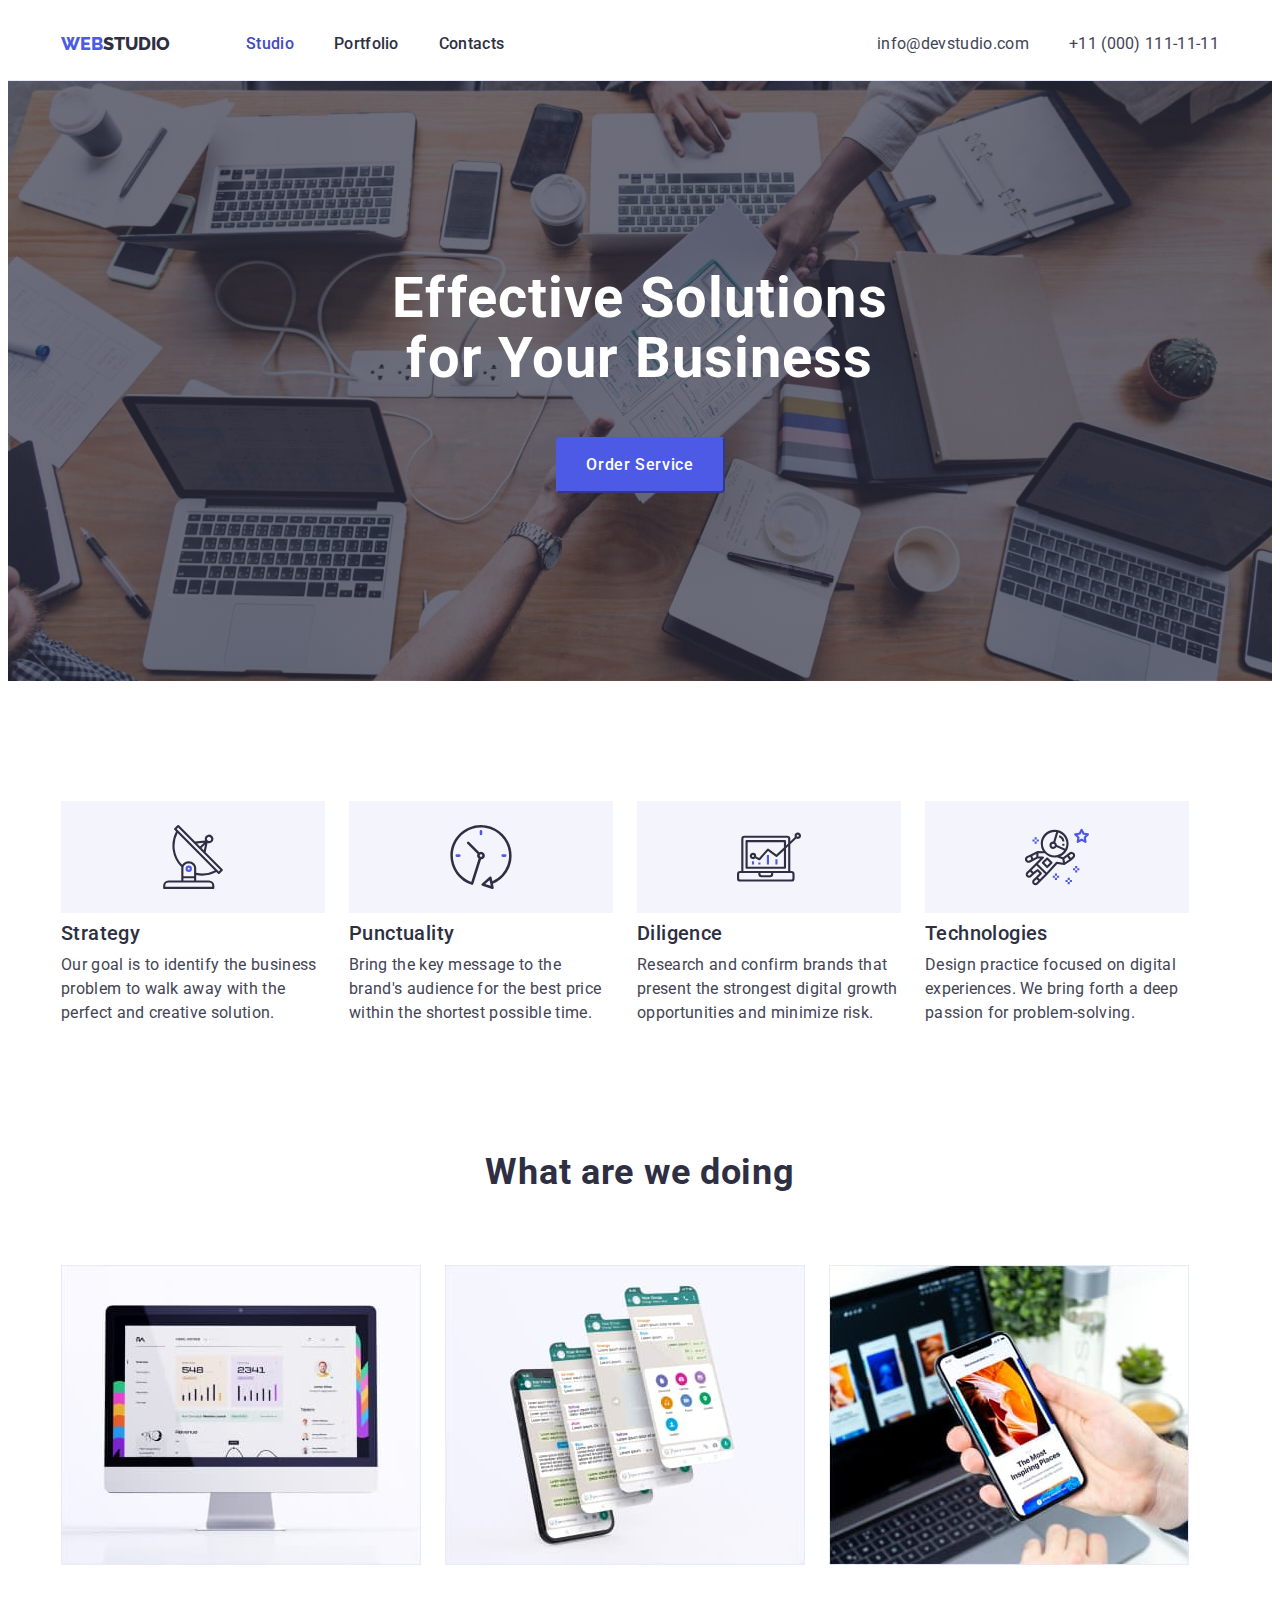
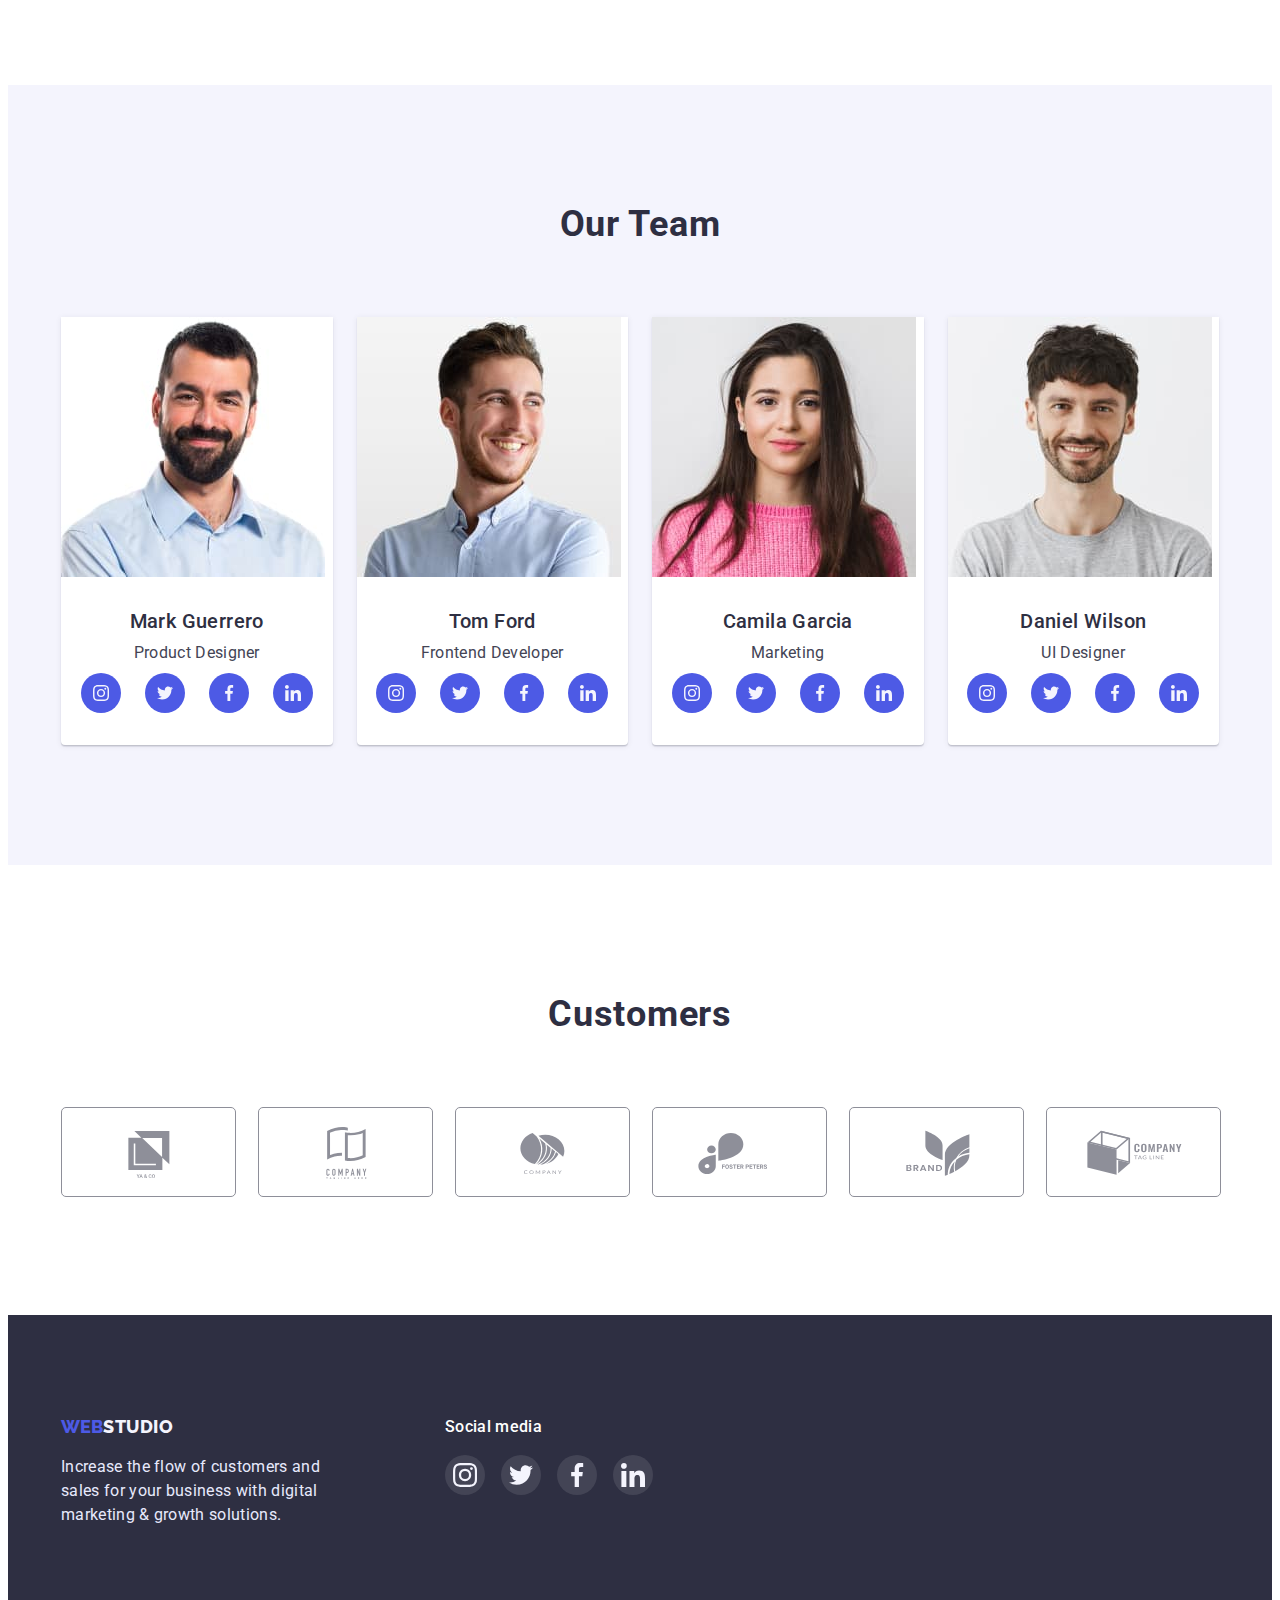
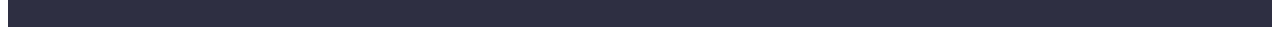
<file: index.html>
<!DOCTYPE html>
<html lang="en">
  <head>
    <meta charset="UTF-8" />
    <meta http-equiv="X-UA-Compatible" content="IE=edge" />
    <meta name="viewport" content="width=device-width, initial-scale=1.0" />
    <title>Studio</title>
    <link rel="preconnect" href="https://fonts.googleapis.com" />
    <link rel="preconnect" href="https://fonts.gstatic.com" crossorigin />
    <link
      href="https://fonts.googleapis.com/css2?family=Raleway:wght@800&family=Roboto:wght@400;500;700;900&display=swap"
      rel="stylesheet"
    />
    <link
      rel="stylesheet"
      href="https://cdnjs.cloudflare.com/ajax/libs/modern-normalize/1.1.0/modern-normalize.min.css"
      integrity="sha512-wpPYUAdjBVSE4KJnH1VR1HeZfpl1ub8YT/NKx4PuQ5NmX2tKuGu6U/JRp5y+Y8XG2tV+wKQpNHVUX03MfMFn9Q=="
      crossorigin="anonymous"
      referrerpolicy="no-referrer"
    />
    <link rel="stylesheet" href="./css/style.css" />
  </head>
  <body>
    <header class="header">
      <div class="container header-container">
        <nav class="header-navigation">
          <!--Logo-->
          <a class="header-logo" href="./index.html"
            >WEB<span class="header-logo-link">STUDIO</span></a
          >
          <!--Navigation-->
          <ul class="header-list">
            <li class="header-item list">
              <a class="header-link current link" href="./index.html">Studio</a>
            </li>
            <li class="header-item list">
              <a class="header-link link" href="./portfolio.html">Portfolio</a>
            </li>
            <li class="header-item list">
              <a class="header-link link" href="">Contacts</a>
            </li>
          </ul>
        </nav>
        <address>
          <ul class="header-address list">
            <li>
              <a
                class="header-address-item link"
                href="mailto:info@devstudio.com"
                >info@devstudio.com</a
              >
            </li>
            <li>
              <a class="header-address-item link" href="tel:+110001111111"
                >+11 (000) 111-11-11</a
              >
            </li>
          </ul>
        </address>
      </div>
    </header>

    <main>
      <!--Hero section 1-->
      <section class="hero">
        <div class="container">
          <h1 class="hero-title">Effective Solutions for Your Business</h1>
          <button class="hero-button" type="button">Order Service</button>
        </div>
      </section>

      <!--Section 2-->
      <section class="values">
        <div class="container">
          <h2 class="values-title visually-hidden">Values</h2>
          <ul class="values-list list">
            <li class="values-item">
              <div class="values-block-icon">
                <svg class="values-item-icons" width="64" height="64">
                  <use href="./images/icons.svg#icon-antenna"></use>
                </svg>
              </div>
              <h3 class="values-subtitle">Strategy</h3>
              <p class="values-text">
                Our goal is to identify the business problem to walk away with
                the perfect and creative solution.
              </p>
            </li>
            <li class="values-item">
              <div class="values-block-icon">
                <svg class="values-item-icons" width="64" height="64">
                  <use href="./images/icons.svg#icon-clock"></use>
                </svg>
              </div>
              <h3 class="values-subtitle">Punctuality</h3>
              <p class="values-text">
                Bring the key message to the brand's audience for the best price
                within the shortest possible time.
              </p>
            </li>
            <li class="values-item">
              <div class="values-block-icon">
                <svg class="values-item-icons" width="64" height="64">
                  <use href="./images/icons.svg#icon-diagram"></use>
                </svg>
              </div>
              <h3 class="values-subtitle">Diligence</h3>
              <p class="values-text">
                Research and confirm brands that present the strongest digital
                growth opportunities and minimize risk.
              </p>
            </li>
            <li class="values-item">
              <div class="values-block-icon">
                <svg class="values-item-icons" width="64" height="64">
                  <use href="./images/icons.svg#icon-astronaut"></use>
                </svg>
              </div>
              <h3 class="values-subtitle">Technologies</h3>
              <p class="values-text">
                Design practice focused on digital experiences. We bring forth a
                deep passion for problem-solving.
              </p>
            </li>
          </ul>
        </div>
      </section>

      <!--Section 3-->
      <section class="doing">
        <div class="container">
          <h2 class="doing-title">What are we doing</h2>
          <ul class="doing-list list">
            <li class="doing-item">
              <img src="./images/rectangle1.jpg" alt="monitor" width="360" />
            </li>
            <li class="doing-item">
              <img src="./images/rectangle2.jpg" alt="mobiles" width="360" />
            </li>
            <li class="doing-item">
              <img
                src="./images/rectangle3.jpg"
                alt="mobile in hand"
                width="360"
              />
            </li>
          </ul>
        </div>
      </section>

      <!--Section 4-->
      <section class="team">
        <div class="container">
          <h2 class="team-title">Our Team</h2>
          <ul class="team-list list">
            <li class="team-item">
              <img
                src="./images/markguerrero.jpg"
                alt="Mark Guerrero"
                width="264"
              />
              <div class="team-item-wrap">
                <h3 class="team-subtitle">Mark Guerrero</h3>
                <p class="team-text">Product Designer</p>
                <ul class="team-soc-list list">
                  <li class="team-soc-item">
                    <a class="team-soc-link link" href>
                      <svg class="team-soc-icon" width="16" height="16">
                        <use href="./images/icons.svg#icon-instagram"></use>
                      </svg>
                    </a>
                  </li>
                  <li class="team-soc-item">
                    <a class="team-soc-link link" href>
                      <svg class="team-soc-icon" width="16" height="16">
                        <use href="./images/icons.svg#icon-twitter"></use>
                      </svg>
                    </a>
                  </li>
                  <li class="team-soc-item">
                    <a class="team-soc-link link" href>
                      <svg class="team-soc-icon" width="16" height="16">
                        <use href="./images/icons.svg#icon-facebook"></use>
                      </svg>
                    </a>
                  </li>
                  <li class="team-soc-item">
                    <a class="team-soc-link link" href>
                      <svg class="team-soc-icon" width="16" height="16">
                        <use href="./images/icons.svg#icon-linkedin"></use>
                      </svg>
                    </a>
                  </li>
                </ul>
              </div>
            </li>
            <li class="team-item">
              <img src="./images/tomford.jpg" alt="Tom Ford" width="264" />
              <div class="team-item-wrap">
                <h3 class="team-subtitle">Tom Ford</h3>
                <p class="team-text">Frontend Developer</p>
                <ul class="team-soc-list list">
                  <li class="team-soc-item">
                    <a class="team-soc-link link" href>
                      <svg class="team-soc-icon" width="16" height="16">
                        <use href="./images/icons.svg#icon-instagram"></use>
                      </svg>
                    </a>
                  </li>
                  <li class="team-soc-item">
                    <a class="team-soc-link link" href>
                      <svg class="team-soc-icon" width="16" height="16">
                        <use href="./images/icons.svg#icon-twitter"></use>
                      </svg>
                    </a>
                  </li>
                  <li class="team-soc-item">
                    <a class="team-soc-link link" href>
                      <svg class="team-soc-icon" width="16" height="16">
                        <use href="./images/icons.svg#icon-facebook"></use>
                      </svg>
                    </a>
                  </li>
                  <li class="team-soc-item">
                    <a class="team-soc-link link" href>
                      <svg class="team-soc-icon" width="16" height="16">
                        <use href="./images/icons.svg#icon-linkedin"></use>
                      </svg>
                    </a>
                  </li>
                </ul>
              </div>
            </li>
            <li class="team-item">
              <img
                src="./images/camilagarcia.jpg"
                alt="Camila Garcia"
                width="264"
              />
              <div class="team-item-wrap">
                <h3 class="team-subtitle">Camila Garcia</h3>
                <p class="team-text">Marketing</p>
                <ul class="team-soc-list list">
                  <li class="team-soc-item">
                    <a class="team-soc-link link" href>
                      <svg class="team-soc-icon" width="16" height="16">
                        <use href="./images/icons.svg#icon-instagram"></use>
                      </svg>
                    </a>
                  </li>
                  <li class="team-soc-item">
                    <a class="team-soc-link link" href>
                      <svg class="team-soc-icon" width="16" height="16">
                        <use href="./images/icons.svg#icon-twitter"></use>
                      </svg>
                    </a>
                  </li>
                  <li class="team-soc-item">
                    <a class="team-soc-link link" href>
                      <svg class="team-soc-icon" width="16" height="16">
                        <use href="./images/icons.svg#icon-facebook"></use>
                      </svg>
                    </a>
                  </li>
                  <li class="team-soc-item">
                    <a class="team-soc-link link" href>
                      <svg class="team-soc-icon" width="16" height="16">
                        <use href="./images/icons.svg#icon-linkedin"></use>
                      </svg>
                    </a>
                  </li>
                </ul>
              </div>
            </li>
            <li class="team-item">
              <img
                src="./images/danielwilson.jpg"
                alt="Daniel Wilson"
                width="264"
              />
              <div class="team-item-wrap">
                <h3 class="team-subtitle">Daniel Wilson</h3>
                <p class="team-text">UI Designer</p>
                <ul class="team-soc-list list">
                  <li class="team-soc-item">
                    <a class="team-soc-link link" href>
                      <svg class="team-soc-icon" width="16" height="16">
                        <use href="./images/icons.svg#icon-instagram"></use>
                      </svg>
                    </a>
                  </li>
                  <li class="team-soc-item">
                    <a class="team-soc-link link" href>
                      <svg class="team-soc-icon" width="16" height="16">
                        <use href="./images/icons.svg#icon-twitter"></use>
                      </svg>
                    </a>
                  </li>
                  <li class="team-soc-item">
                    <a class="team-soc-link link" href>
                      <svg class="team-soc-icon" width="16" height="16">
                        <use href="./images/icons.svg#icon-facebook"></use>
                      </svg>
                    </a>
                  </li>
                  <li class="team-soc-item">
                    <a class="team-soc-link link" href>
                      <svg class="team-soc-icon" width="16" height="16">
                        <use href="./images/icons.svg#icon-linkedin"></use>
                      </svg>
                    </a>
                  </li>
                </ul>
              </div>
            </li>
          </ul>
        </div>
      </section>

      <!--Section 5-->
      <section class="customers">
        <div class="container">
          <h2 class="customers-title">Customers</h2>
          <ul class="customers-list list">
            <li class="customers-item">
              <a class="customers-link link" href>
                <svg class="customers-icon" width="104" height="56">
                  <use href="images/icons.svg#icon-Logo1"></use>
                </svg>
              </a>
            </li>
            <li class="customers-item">
              <a class="customers-link link" href>
                <svg class="customers-icon" width="104" height="56">
                  <use href="images/icons.svg#icon-Logo2"></use>
                </svg>
              </a>
            </li>
            <li class="customers-item">
              <a class="customers-link link" href>
                <svg class="customers-icon" width="104" height="56">
                  <use href="images/icons.svg#icon-Logo3"></use>
                </svg>
              </a>
            </li>
            <li class="customers-item">
              <a class="customers-link link" href>
                <svg class="customers-icon" width="104" height="56">
                  <use href="images/icons.svg#icon-Logo4"></use>
                </svg>
              </a>
            </li>
            <li class="customers-item">
              <a class="customers-link link" href>
                <svg class="customers-icon" width="104" height="56">
                  <use href="images/icons.svg#icon-Logo5"></use>
                </svg>
              </a>
            </li>
            <li class="customers-item">
              <a class="customers-link link" href>
                <svg class="customers-icon" width="104" height="56">
                  <use href="images/icons.svg#icon-Logo6"></use>
                </svg>
              </a>
            </li>
          </ul>
        </div>
      </section>
    </main>

    <footer class="footer">
      <!--Logo-->
      <div class="container">
        <ul class="footer-item">
          <li class="footer-list list">
            <a class="footer-navigation" href="./index.html"
              >WEB<span class="footer-navigation-link">STUDIO</span></a
            >
            <p class="footer-text">
              Increase the flow of customers and sales for your business with
              digital marketing & growth solutions.
            </p>
          </li>
          <li class="footer-list list">
            <h3 class="footer-subtitle">Social media</h3>
            <ul class="footer-soc-list list">
              <li class="footer-soc-item">
                <a class="footer-soc-link link" href>
                  <svg class="footer-soc-icon" width="24" height="24">
                    <use href="./images/icons.svg#icon-instagram"></use>
                  </svg>
                </a>
              </li>
              <li class="footer-soc-item">
                <a class="footer-soc-link link" href>
                  <svg class="footer-soc-icon" width="24" height="24">
                    <use href="./images/icons.svg#icon-twitter"></use>
                  </svg>
                </a>
              </li>
              <li class="footer-soc-item">
                <a class="footer-soc-link link" href>
                  <svg class="footer-soc-icon" width="24" height="24">
                    <use href="./images/icons.svg#icon-facebook"></use>
                  </svg>
                </a>
              </li>
              <li class="footer-soc-item">
                <a class="footer-soc-link link" href>
                  <svg class="footer-soc-icon" width="24" height="24">
                    <use href="./images/icons.svg#icon-linkedin"></use>
                  </svg>
                </a>
              </li>
            </ul>
          </li>
        </ul>
      </div>
    </footer>
  </body>
</html>
</file>
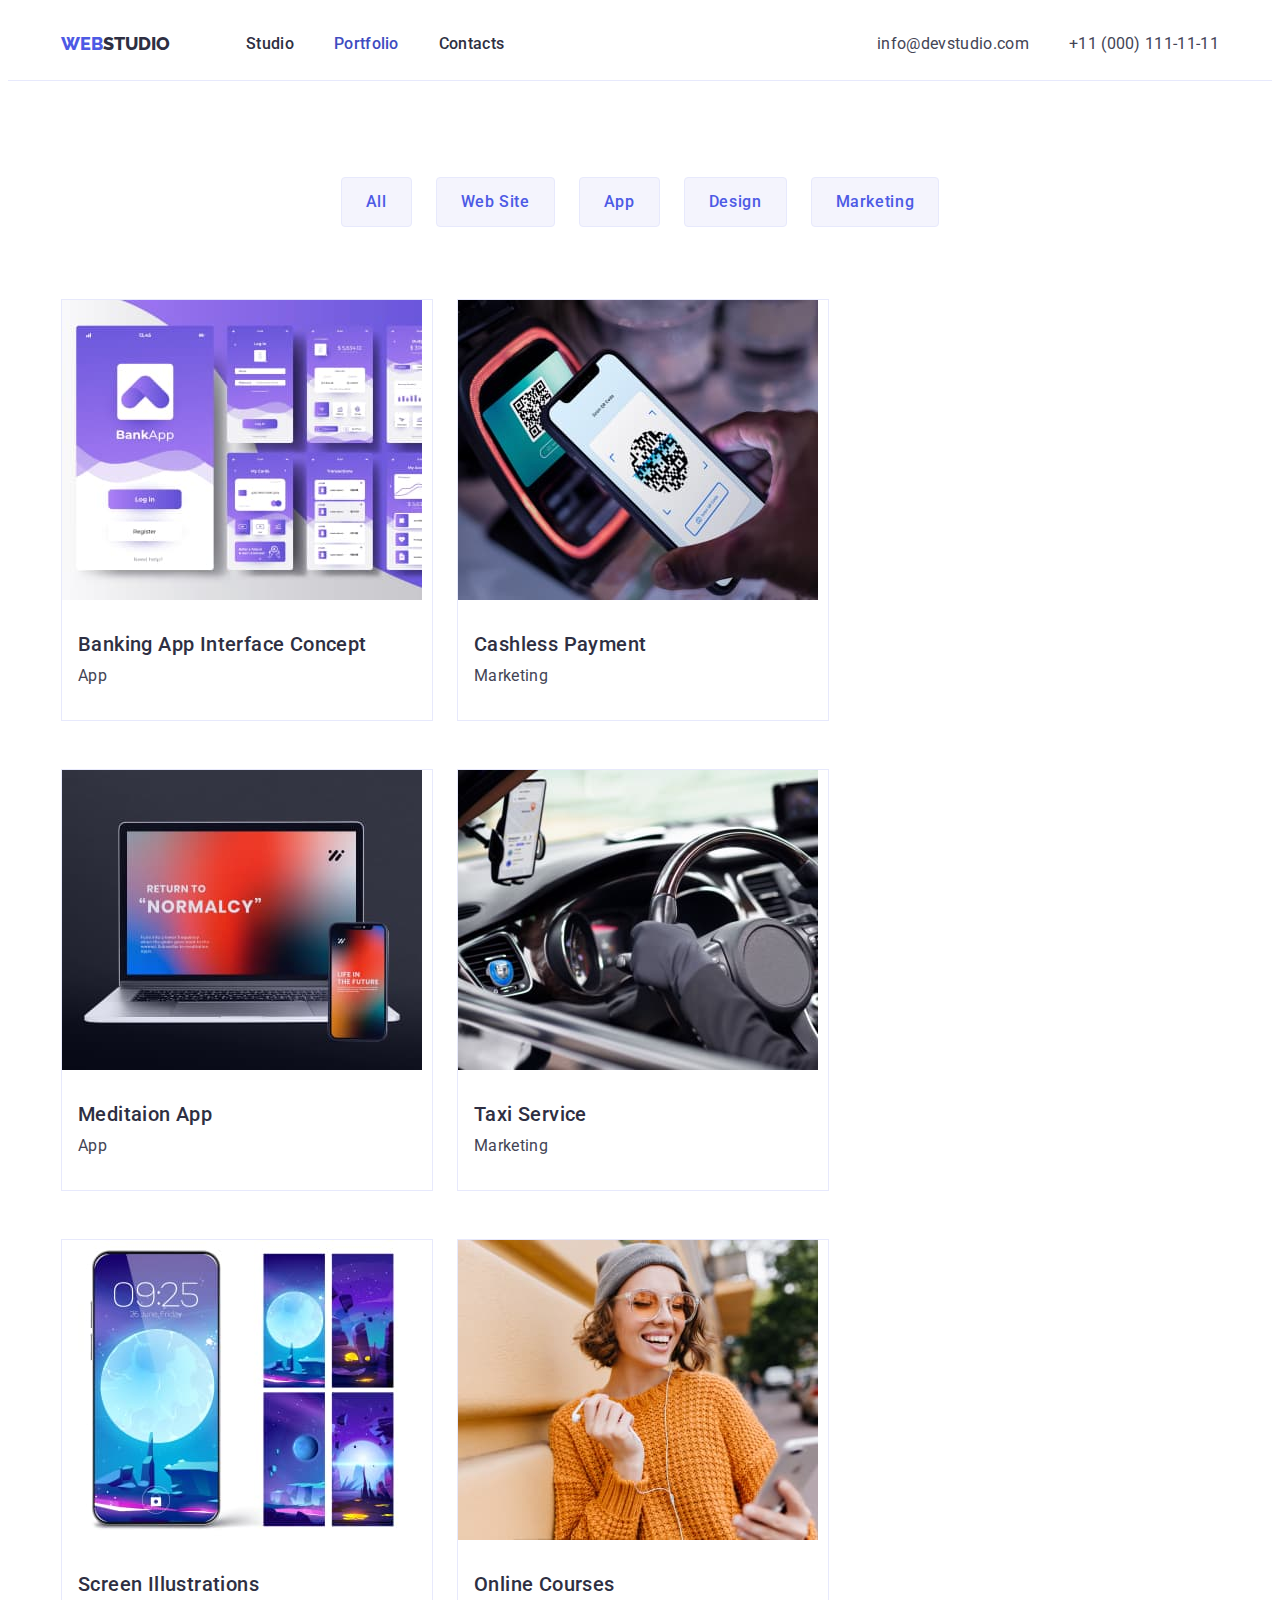
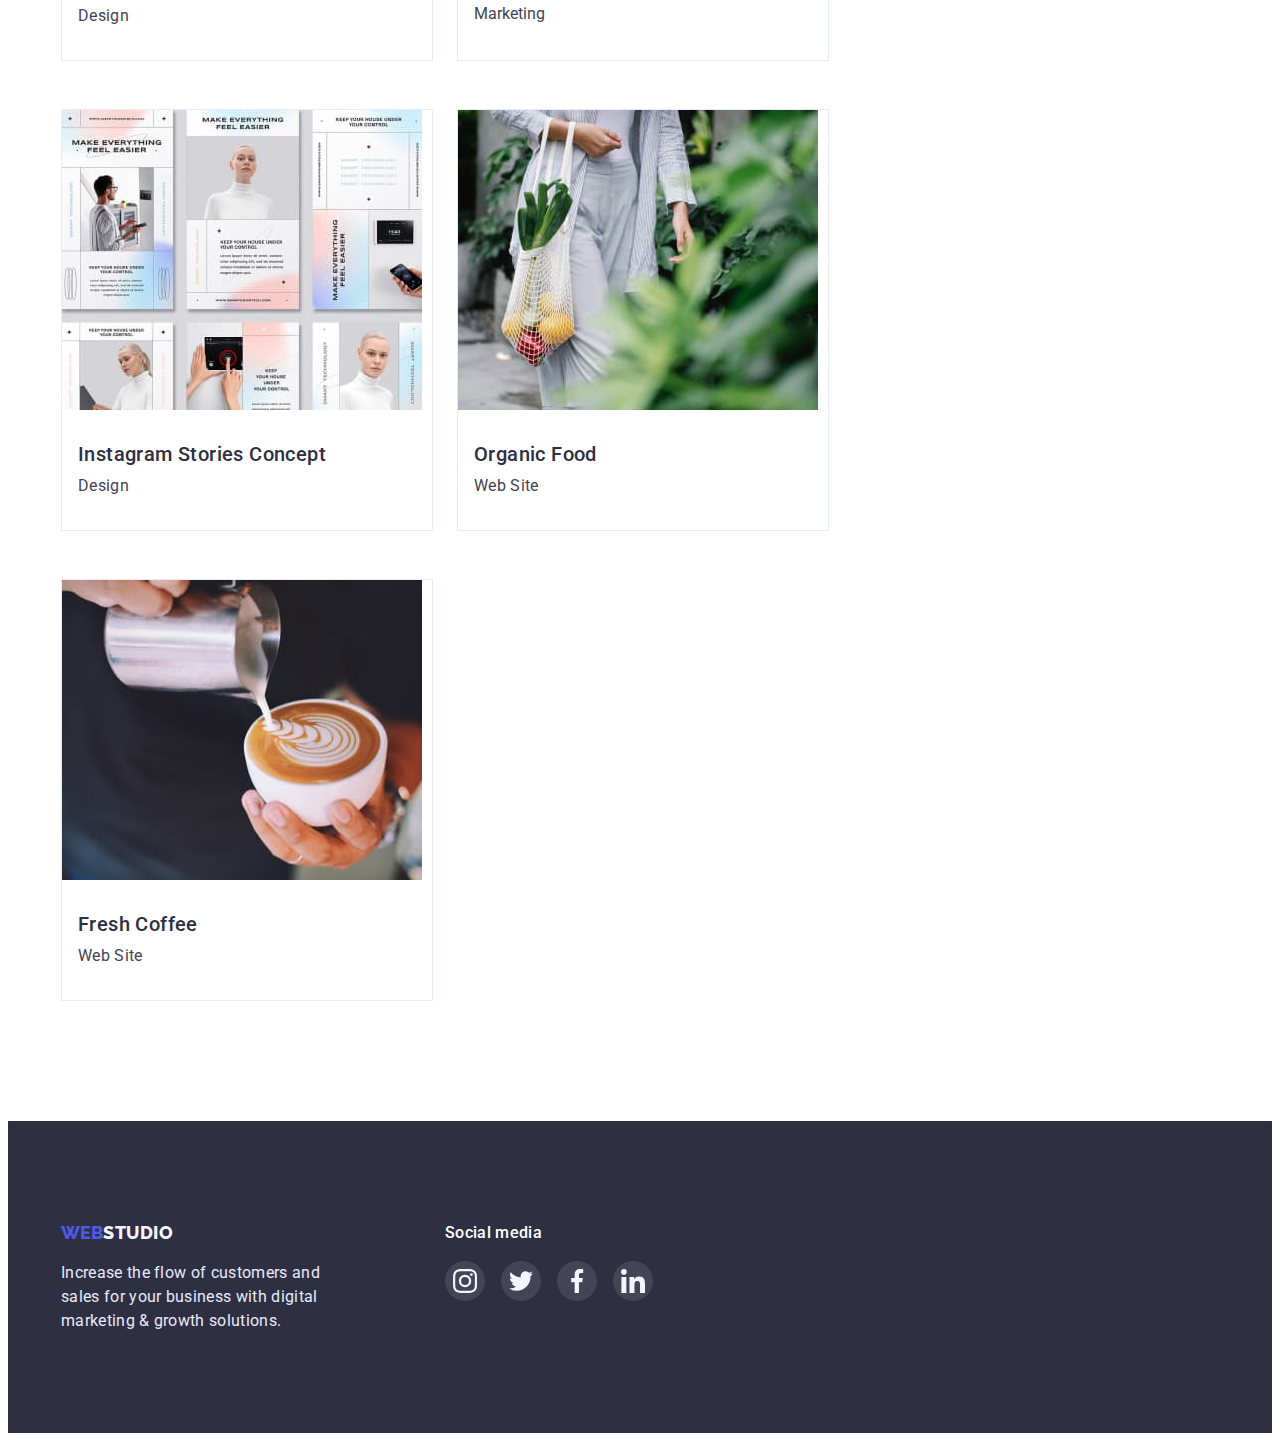
<file: portfolio.html>
<!DOCTYPE html>
<html lang="en">
  <head>
    <meta charset="UTF-8" />
    <meta http-equiv="X-UA-Compatible" content="IE=edge" />
    <meta name="viewport" content="width=device-width, initial-scale=1.0" />
    <title>Portfolio</title>
    <link rel="preconnect" href="https://fonts.googleapis.com" />
    <link rel="preconnect" href="https://fonts.gstatic.com" crossorigin />
    <link
      href="https://fonts.googleapis.com/css2?family=Raleway:wght@800&family=Roboto:wght@400;500;700;900&display=swap"
      rel="stylesheet"
    />
    <link
      rel="stylesheet"
      href="https://cdnjs.cloudflare.com/ajax/libs/modern-normalize/1.1.0/modern-normalize.min.css"
      integrity="sha512-wpPYUAdjBVSE4KJnH1VR1HeZfpl1ub8YT/NKx4PuQ5NmX2tKuGu6U/JRp5y+Y8XG2tV+wKQpNHVUX03MfMFn9Q=="
      crossorigin="anonymous"
      referrerpolicy="no-referrer"
    />
    <link rel="stylesheet" href="./css/style.css" />
  </head>
  <body>
    <header class="header">
      <div class="container header-container">
        <nav class="header-navigation">
          <!--Logo-->
          <a class="header-logo" href="./index.html"
            >WEB<span class="header-logo-link">STUDIO</span></a
          >
          <!--Navigation-->
          <ul class="header-list">
            <li class="header-item list">
              <a class="header-link link" href="./index.html">Studio</a>
            </li>
            <li class="header-item list">
              <a class="header-link current link" href="./portfolio.html"
                >Portfolio</a
              >
            </li>
            <li class="header-item list">
              <a class="header-link link" href="">Contacts</a>
            </li>
          </ul>
        </nav>
        <address>
          <ul class="header-address list">
            <li>
              <a
                class="header-address-item link"
                href="mailto:info@devstudio.com"
                >info@devstudio.com</a
              >
            </li>
            <li>
              <a class="header-address-item link" href="tel:+110001111111"
                >+11 (000) 111-11-11</a
              >
            </li>
          </ul>
        </address>
      </div>
    </header>

    <main>
      <!--section 1-->
      <section class="filters">
        <div class="container">
          <h1 class="filters-title visually-hidden">Filters</h1>
          <ul class="filters-list list">
            <li class="filter-item">
              <button class="filters-button" type="button">All</button>
            </li>
            <li class="filters-item">
              <button class="filters-button" type="button">Web Site</button>
            </li>
            <li class="filters-item">
              <button class="filters-button" type="button">App</button>
            </li>
            <li class="filters-item">
              <button class="filters-button" type="button">Design</button>
            </li>
            <li class="filters-item">
              <button class="filters-button" type="button">Marketing</button>
            </li>
          </ul>

          <!--Finger-->
          <ul class="finger-list list">
            <li class="finger-item">
              <img
                src="./images/bankingapp.jpg"
                alt="Banking App"
                width="360"
                height="300"
              />
              <div class="finger-item-wrap">
                <h2 class="finger-subtitle">Banking App Interface Concept</h2>
                <p class="finger-text">App</p>
              </div>
            </li>

            <li class="finger-item">
              <img
                src="./images/cashless.jpg"
                alt="Cashless Payment"
                width="360"
                height="300"
              />
              <div class="finger-item-wrap">
                <h2 class="finger-subtitle">Cashless Payment</h2>
                <p class="finger-text">Marketing</p>
              </div>
            </li>

            <li class="finger-item">
              <img
                src="./images/meditaion.jpg"
                alt="Meditaion App"
                width="360"
                height="300"
              />
              <div class="finger-item-wrap">
                <h2 class="finger-subtitle">Meditaion App</h2>
                <p class="finger-text">App</p>
              </div>
            </li>

            <li class="finger-item">
              <img
                src="./images/taxi.jpg"
                alt="Taxi"
                width="360"
                height="300"
              />
              <div class="finger-item-wrap">
                <h2 class="finger-subtitle">Taxi Service</h2>
                <p class="finger-text">Marketing</p>
              </div>
            </li>

            <li class="finger-item">
              <img
                src="./images/screen.jpg"
                alt="Screen Illustrations"
                width="360"
                height="300"
              />
              <div class="finger-item-wrap">
                <h2 class="finger-subtitle">Screen Illustrations</h2>
                <p class="finger-text">Design</p>
              </div>
            </li>
            <li class="finger-item">
              <img
                src="./images/online.jpg"
                alt="Online Courses"
                width="360"
                height="300"
              />
              <div class="finger-item-wrap">
                <h2 class="finger-subtitle">Online Courses</h2>
                <p class="fing24-text">Marketing</p>
              </div>
            </li>

            <li class="finger-item">
              <img
                src="./images/instastories.jpg"
                alt="Instagram Stories Concept"
                width="360"
                height="300"
              />
              <div class="finger-item-wrap">
                <h2 class="finger-subtitle">Instagram Stories Concept</h2>
                <p class="finger-text">Design</p>
              </div>
            </li>

            <li class="finger-item">
              <img
                src="./images/organicfood.jpg"
                alt="Organic Food"
                width="360"
                height="300"
              />
              <div class="finger-item-wrap">
                <h2 class="finger-subtitle">Organic Food</h2>
                <p class="finger-text">Web Site</p>
              </div>
            </li>

            <li class="finger-item">
              <img
                src="./images/freshcoffee.jpg"
                alt="Fresh Coffee"
                width="360"
                height="300"
              />
              <div class="finger-item-wrap">
                <h2 class="finger-subtitle">Fresh Coffee</h2>
                <p class="finger-text">Web Site</p>
              </div>
            </li>
          </ul>
        </div>
      </section>
    </main>
    <footer class="footer">
      <!--Logo-->
      <div class="container">
        <ul class="footer-item">
          <li class="footer-list list">
            <a class="footer-navigation" href="./index.html"
              >WEB<span class="footer-navigation-link">STUDIO</span></a
            >
            <p class="footer-text">
              Increase the flow of customers and sales for your business with
              digital marketing & growth solutions.
            </p>
          </li>
          <li class="footer-list list">
            <h3 class="footer-subtitle">Social media</h3>
            <ul class="footer-soc-list list">
              <li class="footer-soc-item">
                <a class="footer-soc-link link" href>
                  <svg class="footer-soc-icon" width="24" height="24">
                    <use href="./images/icons.svg#icon-instagram"></use>
                  </svg>
                </a>
              </li>
              <li class="footer-soc-item">
                <a class="footer-soc-link link" href>
                  <svg class="footer-soc-icon" width="24" height="24">
                    <use href="./images/icons.svg#icon-twitter"></use>
                  </svg>
                </a>
              </li>
              <li class="footer-soc-item">
                <a class="footer-soc-link link" href>
                  <svg class="footer-soc-icon" width="24" height="24">
                    <use href="./images/icons.svg#icon-facebook"></use>
                  </svg>
                </a>
              </li>
              <li class="footer-soc-item">
                <a class="footer-soc-link link" href>
                  <svg class="footer-soc-icon" width="24" height="24">
                    <use href="./images/icons.svg#icon-linkedin"></use>
                  </svg>
                </a>
              </li>
            </ul>
          </li>
        </ul>
      </div>
    </footer>
  </body>
</html>
</file>
<file: css/style.css>
/* основний колір тексту #434455 */
/* вторинний колір тексту #2E2F42 */
/* колір кнопок та Веб IRIS #4D5AE5 */
/* білий #FFFFFF */
/* CLOUD #F4F4FD */
/* CORNFLOWER текст у футері #E7E9FC */
/* акцент ALL #404BBF */
/* основний колір фону #E5E5E5 */
/* вторинний колір фону #FFFFFF */

p,
h1,
h2,
h3,
h4,
h5,
h6 {
    margin: 0;
}

ul {
    margin: 0;
    padding-left: 0;
}

img {
display: block;
}

/* BODY */

body {
    font-family: 'Roboto', sans-serif;
    color: #434455;
    background-color: #fff;
}

.container {
    width: 100%;
    max-width: 1158px;
    padding: 0 15px;
    margin: 0 auto;
    /* outline: 2px solid brown; */
}

.list {
    list-style: none;
}

.link {
    text-decoration: none;
}

:root {
    --hero-title-color: #ffffff;
    --main-color-title: #2E2F42;
    --main-color-subtitle: #2E2F42;
    --main-color-text: #434455;
    --active-color: #404BBF;
    --accent-color: #4D5AE5;
}

.visually-hidden {
    position: absolute;
    white-space: nowrap;
    width: 1px;
    height: 1px;
    overflow: hidden;
    border: 0;
    padding: 0;
    clip: rect(0 0 0 0);
    clip-path: inset(50%);
    margin: -1px;
}
/* ----------------------------- HEADER ------------------------- */

.header {
    background-color: #fff;
    padding-top: 24px;
    padding-bottom: 24px;
    border-bottom: 1px solid #E7E9FC;
}
.header-container {
    display: flex;
    align-items: center;
}

.header-navigation {
    display: flex;
    margin-right: auto;
}
/* logo */
.header-logo {
        font-family: 'Raleway', sans-serif;
        font-weight: 800;
        font-size: 18px;
        line-height: 1.33;
        color: var(--accent-color, #4D5AE5);
        text-decoration: none;
        }

.header-logo-link {
        font-family: 'Raleway', sans-serif;
        font-weight: 800;
        font-size: 18px;
        line-height: 1.33;
        color: #2E2F42;
        margin-right: 76px;
        }

.header-list{
    display: flex;
    gap: 40px;
}

/* .header-item {} */

.header-link {
        font-weight: 500;
        font-size: 16px;
        line-height: 1.5;
        letter-spacing: 0.02em;
        color: #2E2F42;
}

.header-link:is(:hover, :focus) {
color: #404BBF
}

.header-link.current {
    color: var(--active-color);
}
.header-address {
    font-style: normal;
    display: flex;
    gap: 40px;
}

.header-address-item {
        font-size: 16px;
        line-height: 1.5;
        letter-spacing: 0.02em;
        color: #434455;
        font-style: normal;
        text-decoration: none;
}

.header-address-item:is(:hover, :focus) {
    color: #404BBF
}

/* ----------------------------- STUDIO ------------------------- */

/* ----------------------------- HERO ---------------------------*/

.hero {
    padding-top: 188px;
    padding-bottom: 188px;
    max-width: 1440px;
    background-color: #2E2F42;
    background-image: linear-gradient(
       rgba(46, 47, 66, 0.7), 
       rgba(46, 47, 66, 0.7)
       ), url(../images/hero-bg.jpg);
    background-repeat: no-repeat;
    background-position:center;
    background-size: cover;
    margin: 0 auto;
}

.hero-title {
    font-size: 56px;
    line-height: 1.07;
    letter-spacing: 0.02em;
    color: var(--hero-title-color, #FFFFFF);
    max-width: 524px;
    text-align: center;
    display: block;
    margin: 0 auto 48px;
    } 

.hero-button {
    min-width: 169px;
    height: 56px;
    font-family: inherit;
    font-weight: 500;
    font-size: 16px;
    line-height: 1.5;
    letter-spacing: 0.04em;
    color: #FFFFFF;
    background-color: var(--accent-color, #4D5AE5);
    border-color: #4D5AE5;
    border-radius: 4px;   
    display: block;
    margin: 0 auto;
    }

.hero-button:is(:hover, :focus) {
    background-color: #404BBF;
    cursor: pointer;
   }

  /* -----------------------------Section VALUES - 2 ----------------------------- */

.values {
    padding-top: 120px;
    padding-bottom: 120px;
}

/* .values-title {} */

.values-list {
    display: flex;
    gap: 24px;
}

.values-item {
    max-width: 264px;
    height: 112px;
}
.values-block-icon {
display: flex;
width: 100%;
height: 100%;
margin-bottom: 8px;
background: #F4F4FD;
justify-content: center;
align-items: center;
}

/* .values-item-icons {
   } */

.values-subtitle {
    font-weight: 500;
    font-size: 20px;
    line-height: 1.2;
    letter-spacing: 0.02em;
    color: var(--main-color-subtitle, #2E2F42);
    margin-bottom: 8px;
}

.values-text {
    font-size: 16px;
    line-height: 1.5;
    letter-spacing: 0.02em;
    color: var(--main-color-text, #434455);
}
/* ----------------------------- Section DOING - 3 -----------------------------*/

.doing {
    padding-top: 120px;
    padding-bottom: 120px;
}

.doing-title {
    font-size: 36px;
    line-height: 1.11;
    letter-spacing: 0.02em;
    color: var(--main-color-title, #2E2F42);
    margin-bottom: 72px;
    text-align: center;
}
    
.doing-list {
    display: flex;
    gap:24px;
    } 

/* .doing-item {} */

/* ----------------------------- Section TEAM - 4 ----------------------------- */

.team {
    background: #F4F4FD;
    padding-top: 120px;
    padding-bottom: 120px;
}

.team-title {
    font-size: 36px;
    line-height: 1.11;
    letter-spacing: 0.02em;
    color: var(--main-color-title, #2E2F42);
    margin-bottom: 72px;
    text-align: center;
}

.team-list {
    display: flex;
    gap: 24px;
        }

.team-item {
    width: calc((100% - 72px) / 4);
    background: #FFFFFF;
    box-shadow: 0px 1px 6px rgba(46, 47, 66, 0.08), 0px 1px 1px rgba(46, 47, 66, 0.16), 0px 2px 1px rgba(46, 47, 66, 0.08);
    border-radius: 0px 0px 4px 4px;
}

.team-item-wrap {
    padding-top: 32px;
    padding-bottom: 32px;
    text-align: center;
 }

 .team-subtitle {
    font-weight: 500;
    font-size: 20px;
    line-height: 1.2;
    letter-spacing: 0.02em;
    color: var(--main-color-subtitle, #2E2F42);
    margin-bottom: 8px;
}

.team-text {
    font-size: 16px;
    line-height: 1.5;
    letter-spacing: 0.02em;
    color: var(--main-color-text, #434455);
    margin-bottom: 8px;
}

.team-soc-list {
    display: flex;
    justify-content: center;
    gap: 24px;
}

.team-soc-item {
    width: 40px;
    height: 40px;
}

.team-soc-link {
    display: flex ;
    width: 100%;
    height: 100%;
    border-radius: 50%;
    justify-content: center;
    align-items: center;
    background-color:var(--accent-color);
}

.team-soc-icon { 
    fill: #F4F4FD;
}

.team-soc-link:is(:hover, :focus) {
  background-color:var(--active-color); 
}



/* ----------------------------- CUSTOMERS -------------------------- */

.customers {
    padding-top: 130px;
    padding-bottom: 120px;
    background: #fff;
}

.customers-title {
    font-size: 36px;
    line-height: 1.11;
    text-align: center;
    letter-spacing: 0.02em;
    color: #2E2F42; 
    margin-bottom: 72px;
}
.customers-list {
    display: flex;
    gap: 24px;
}
.customers-item {
    width: calc((100% - 120px) / 6);
    height: 88px;
    
}
.customers-link {
    width: 100%;
    height: 100%;
    border: 1px solid #8E8F99;
    border-radius: 5px;
    display: flex;
    align-items: center;
    justify-content: center;
    color: #8E8F99;
}

.customers-icon {
    fill: currentColor;
}

.customers-link:is(:hover, :focus) {
  border-color: var(--active-color);
  color: var(--active-color);
}

/* ----------------------------- FOOTER ----------------------------- */

.footer {
    background-color: #2E2F42;
    padding-top: 100px;
    padding-bottom: 100px;
}

.footer-item {
display: flex;
}

.footer-list {
    margin-right: 120px;
}
.footer-navigation {
    font-family: 'Raleway', sans-serif;
    font-weight: 800;
    font-size: 18px;
    line-height: 1.33;
    color: var(--accent-color, #4D5AE5);
    text-decoration: none;
       }

.footer-navigation-link {
    font-family: 'Raleway', sans-serif;
    font-weight: 800;
    font-size: 18px;
    line-height: 1.17;
    letter-spacing: 0.03em;
    color: #F4F4FD;
       }

.footer-text {
    font-size: 16px;
    line-height: 1.5;
    letter-spacing: 0.02em;
    color: #E7E9FC; 
    max-width: 264px;
    margin-top: 16px;
}
.footer-subtitle {
    font-weight: 500;
    font-size: 16px;
    line-height: 1.5;
    letter-spacing: 0.02em;
    color: #FFFFFF;
    margin-bottom: 16px;
}

.footer-soc-list {
    display: flex;
    justify-content: center;
    gap: 16px;
}

.footer-soc-item {
    width: 40px;
    height: 40px;
}

.footer-soc-link {
    display: flex ;
    width: 100%;
    height: 100%;
    border-radius: 50%;
    justify-content: center;
    align-items: center;
    background-color: rgba(255, 255, 255, 0.1);
}

.footer-soc-icon {
    fill: #F4F4FD;
}

.footer-soc-link:is(:hover, :focus) {
  background-color:rgba(49, 208, 170, 1); 
}

/* ----------------------------- PORTFOLIO -----------------------------*/

/* ----------------------------- Section -----------------------------*/

/* ----------------------------- FILTERS -----------------------------*/
.filters {
    padding-top: 96px;
    padding-bottom: 120px;
}

/* .filters-title {} */

.filters-list {
    margin-bottom: 72px;
    /* border: 1px solid orange; */
    display: flex;
    gap: 24px;
    justify-content: center;
    }

/* .filters-item {} */

.filters-button {
    background: #F4F4FD;
    font-family: inherit;
    font-weight: 500;
    font-size: 16px;
    line-height: 1.5;
    letter-spacing: 0.04em;
    color: var(--accent-color, #4D5AE5);
    border: 1px solid #E7E9FC;
    border-radius: 4px;
    padding: 12px 24px;
}

.filters-button:is(:hover, :focus) {
    background: #404BBF;
    color: #FFFFFF;
    cursor: pointer;
    box-shadow: 0px 3px 1px rgba(0, 0, 0, 0.1), 0px 2px 1px rgba(0, 0, 0, 0.08), 0px 2px 2px rgba(0, 0, 0, 0.12);
}

/* ----------------------------- FINGERS -----------------------------*/

.finger-list {
    /* border: 1px solid tomato; */
    display: flex;
    flex-wrap: wrap;
    column-gap: 24px;
    row-gap: 48px;
   }

.finger-item {
    background-color: #fff;
    width: calc((100% - 48px) / 3);
    /* border-right: 1px solid #fce7e7;
    border-bottom: 1px solid #fce7e7;
    border-left: 1px solid #fce7e7; */
    border: 1px solid #E7E9FC;
        }

.finger-item:hover {
    box-shadow: 0px 1px 6px rgba(46, 47, 66, 0.08), 0px 1px 1px rgba(46, 47, 66, 0.16), 0px 2px 1px rgba(46, 47, 66, 0.08);
}

.finger-item-wrap {
    padding-top: 32px;
    padding-bottom: 32px;
    padding-left: 16px;
}

.finger-subtitle {
    font-weight: 500;
    font-size: 20px;
    line-height: 1.2;
    letter-spacing: 0.02em;
    color: var(--main-color-subtitle, #2E2F42);
    margin-bottom: 8px;
}

.finger-text {
    font-size: 16px;
    line-height: 1.5;
    letter-spacing: 0.02em;
    color: var(--main-color-text, #434455);
}
</file>
